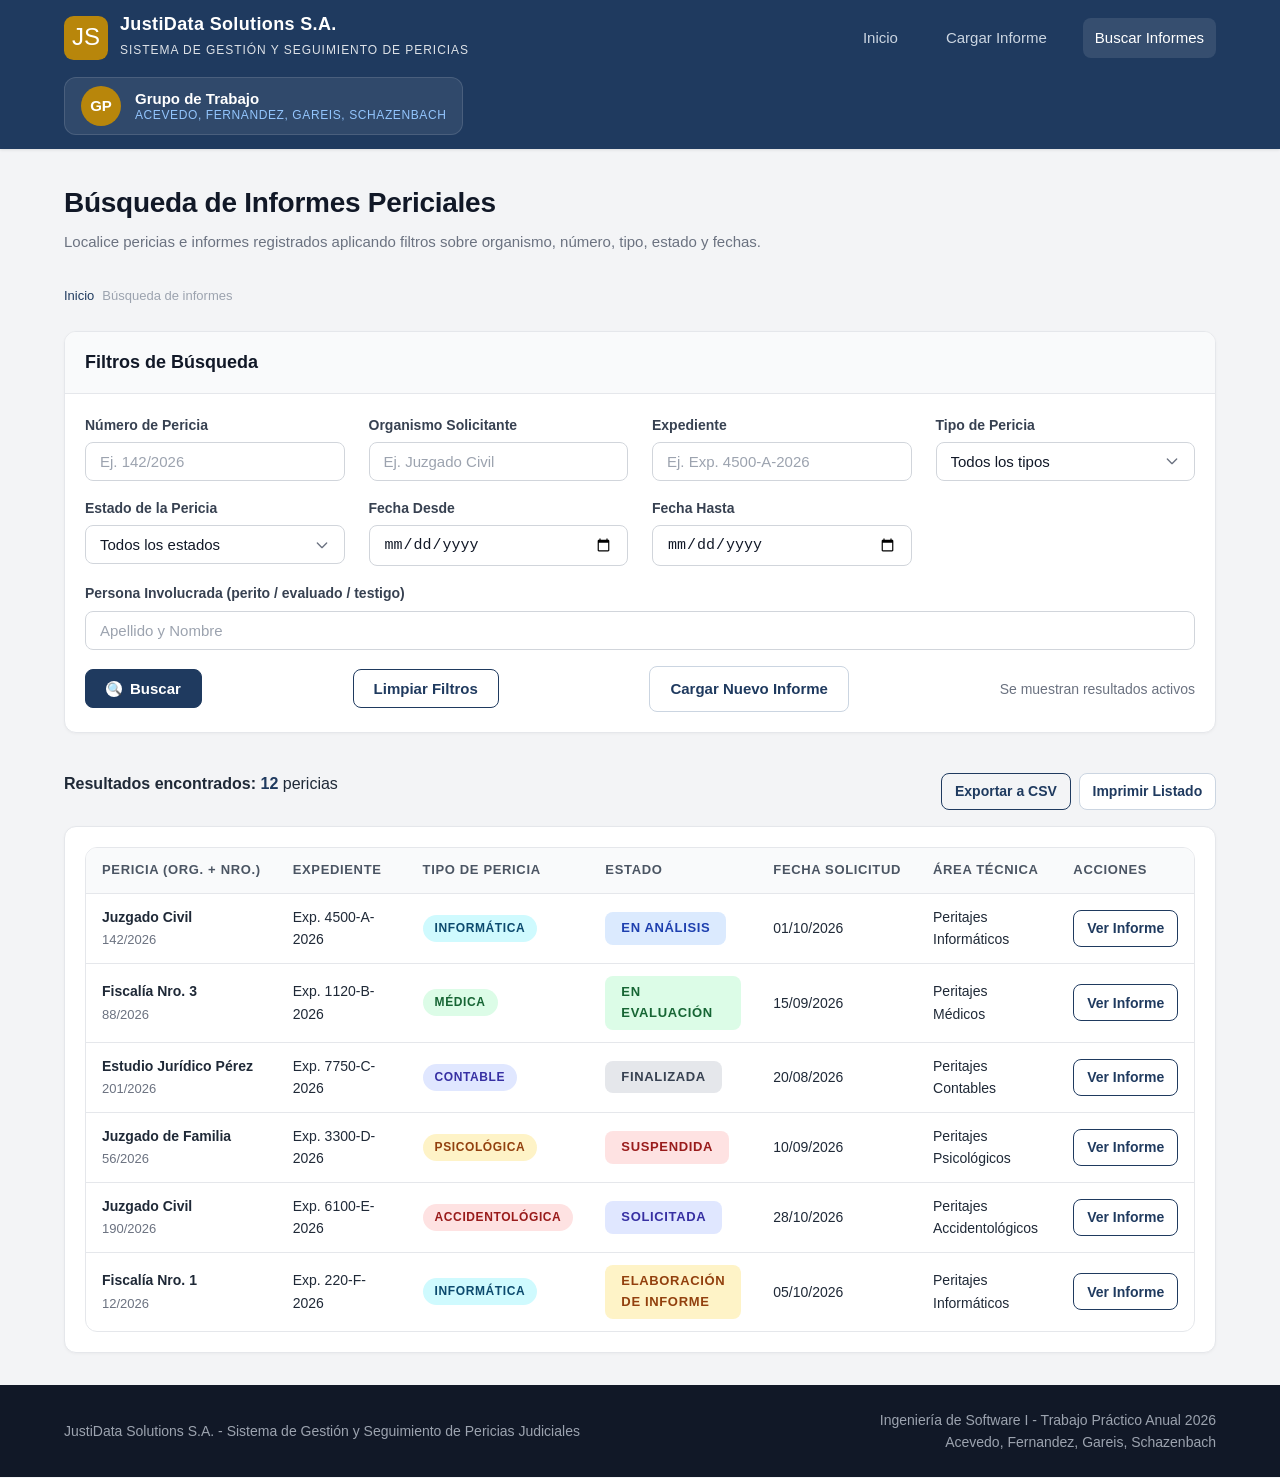
<file: busqueda-informes.html>
<!DOCTYPE html>
<html lang="es">
<head>
    <meta charset="UTF-8">
    <meta name="viewport" content="width=device-width, initial-scale=1.0">
    <title>Buscar Informes Periciales - JustiData</title>
    <link rel="stylesheet" href="style.css">
</head>
<body>

    <!-- ===== Encabezado ===== -->
    <header class="app-header">
        <div class="container">
            <a href="index.html" class="brand">
                <div class="brand-mark">JS</div>
                <div class="brand-text">
                    <div>JustiData Solutions S.A.</div>
                    <span>Sistema de Gestión y Seguimiento de Pericias</span>
                </div>
            </a>

            <nav class="nav-links">
                <a href="index.html">Inicio</a>
                <a href="carga-informe.html">Cargar Informe</a>
                <a href="busqueda-informes.html" class="active">Buscar Informes</a>
            </nav>

            <div class="user-session">
                <div class="user-avatar">GP</div>
                <div class="user-info">
                    <div class="user-name">Grupo de Trabajo</div>
                    <div class="user-role">Acevedo, Fernandez, Gareis, Schazenbach</div>
                </div>
            </div>
        </div>
    </header>

    <!-- ===== Contenido principal ===== -->
    <main class="app-main">
        <div class="container">

            <div class="page-header">
                <h1>Búsqueda de Informes Periciales</h1>
                <p>Localice pericias e informes registrados aplicando filtros sobre organismo, número, tipo, estado y fechas.</p>
            </div>

            <div class="breadcrumbs">
                <a href="index.html">Inicio</a>
                <span>Búsqueda de informes</span>
            </div>

            <!-- Panel de filtros -->
            <div class="card">
                <div class="card-header">
                    <h2 style="font-size:1.125rem;font-weight:700;color:#111827;">Filtros de Búsqueda</h2>
                </div>
                <div class="card-body">
                    <form novalidate class="form-grid" style="margin-bottom:1rem;">
                        <div class="form-group">
                            <label class="form-label" for="f-numero">Número de Pericia</label>
                            <input class="form-control" id="f-numero" name="f-numero" type="text" placeholder="Ej. 142/2026">
                        </div>
                        <div class="form-group">
                            <label class="form-label" for="f-organismo">Organismo Solicitante</label>
                            <input class="form-control" id="f-organismo" name="f-organismo" type="text" placeholder="Ej. Juzgado Civil">
                        </div>
                        <div class="form-group">
                            <label class="form-label" for="f-expediente">Expediente</label>
                            <input class="form-control" id="f-expediente" name="f-expediente" type="text" placeholder="Ej. Exp. 4500-A-2026">
                        </div>
                        <div class="form-group">
                            <label class="form-label" for="f-tipo">Tipo de Pericia</label>
                            <select class="form-control form-select" id="f-tipo" name="f-tipo">
                                <option value="">Todos los tipos</option>
                                <option value="medica">Pericia Médica</option>
                                <option value="psicologica">Pericia Psicológica</option>
                                <option value="informatica">Pericia Informática</option>
                                <option value="contable">Pericia Contable</option>
                                <option value="accidentologica">Pericia Accidentológica</option>
                                <option value="documentologica">Pericia Documentológica</option>
                            </select>
                        </div>
                        <div class="form-group">
                            <label class="form-label" for="f-estado">Estado de la Pericia</label>
                            <select class="form-control form-select" id="f-estado" name="f-estado">
                                <option value="">Todos los estados</option>
                                <option value="solicitada">Solicitada</option>
                                <option value="en-analisis">En Análisis</option>
                                <option value="en-evaluacion">En Proceso de Evaluación</option>
                                <option value="elaboracion-informe">En Elaboración de Informe</option>
                                <option value="finalizada">Finalizada</option>
                                <option value="suspendida">Suspendida</option>
                                <option value="cancelada">Cancelada</option>
                                <option value="impugnada">Impugnada</option>
                            </select>
                        </div>
                        <div class="form-group">
                            <label class="form-label" for="f-desde">Fecha Desde</label>
                            <input class="form-control" id="f-desde" name="f-desde" type="date">
                        </div>
                        <div class="form-group">
                            <label class="form-label" for="f-hasta">Fecha Hasta</label>
                            <input class="form-control" id="f-hasta" name="f-hasta" type="date">
                        </div>
                        <div class="form-group full">
                            <label class="form-label" for="f-persona">Persona Involucrada (perito / evaluado / testigo)</label>
                            <input class="form-control" id="f-persona" name="f-persona" type="text" placeholder="Apellido y Nombre">
                        </div>
                    </form>

                    <div class="form-actions" style="justify-content:space-between;align-items:center;">
                        <button type="submit" class="btn btn-primary">
                            <span class="icon" style="width:1rem;height:1rem;background:#fff;color:#1f3a5f;border-radius:50%;display:inline-flex;align-items:center;justify-content:center;font-size:0.75rem;font-weight:800;">🔍</span>
                            Buscar
                        </button>
                        <button type="reset" class="btn btn-outline">Limpiar Filtros</button>
                        <a href="carga-informe.html" class="btn btn-secondary">Cargar Nuevo Informe</a>
                        <span style="font-size:0.875rem;color:#6b7280;">Se muestran resultados activos</span>
                    </div>
                </div>
            </div>

            <!-- Resultados -->
            <div style="margin-top:1.5rem;">
                <div style="display:flex;justify-content:space-between;align-items:center;gap:1rem;flex-wrap:wrap;margin-bottom:1rem;">
                    <div>
                        <strong>Resultados encontrados:</strong> <span style="color:#1f3a5f;font-weight:700;">12</span> pericias
                    </div>
                    <div class="form-actions" style="gap:0.5rem;">
                        <a href="#" class="btn btn-outline btn-sm">Exportar a CSV</a>
                        <a href="#" class="btn btn-secondary btn-sm">Imprimir Listado</a>
                    </div>
                </div>

                <div class="card">
                    <div class="card-body">
                        <div class="table-responsive">
                            <table>
                                <thead>
                                    <tr>
                                        <th style="width:14%;">Pericia (Org. + Nro.)</th>
                                        <th style="width:16%;">Expediente</th>
                                        <th style="width:15%;">Tipo de Pericia</th>
                                        <th style="width:12%;">Estado</th>
                                        <th style="width:13%;">Fecha Solicitud</th>
                                        <th style="width:14%;">Área Técnica</th>
                                        <th style="width:10%;">Acciones</th>
                                    </tr>
                                </thead>
                                <tbody>
                                    <tr>
                                        <td>
                                            <strong>Juzgado Civil</strong><br>
                                            <span style="font-size:0.8125rem;color:#6b7280;">142/2026</span>
                                        </td>
                                        <td>Exp. 4500-A-2026</td>
                                        <td><span class="badge badge-info">Informática</span></td>
                                        <td><span class="estado-chip estado-en-analisis">En Análisis</span></td>
                                        <td>01/10/2026</td>
                                        <td>Peritajes Informáticos</td>
                                        <td>
                                            <a href="informe-pantalla.html" class="btn btn-outline btn-sm">Ver Informe</a>
                                        </td>
                                    </tr>
                                    <tr>
                                        <td>
                                            <strong>Fiscalía Nro. 3</strong><br>
                                            <span style="font-size:0.8125rem;color:#6b7280;">88/2026</span>
                                        </td>
                                        <td>Exp. 1120-B-2026</td>
                                        <td><span class="badge badge-success">Médica</span></td>
                                        <td><span class="estado-chip estado-en-evaluacion">En Evaluación</span></td>
                                        <td>15/09/2026</td>
                                        <td>Peritajes Médicos</td>
                                        <td>
                                            <a href="informe-pantalla.html" class="btn btn-outline btn-sm">Ver Informe</a>
                                        </td>
                                    </tr>
                                    <tr>
                                        <td>
                                            <strong>Estudio Jurídico Pérez</strong><br>
                                            <span style="font-size:0.8125rem;color:#6b7280;">201/2026</span>
                                        </td>
                                        <td>Exp. 7750-C-2026</td>
                                        <td><span class="badge badge-primary">Contable</span></td>
                                        <td><span class="estado-chip estado-finalizada">Finalizada</span></td>
                                        <td>20/08/2026</td>
                                        <td>Peritajes Contables</td>
                                        <td>
                                            <a href="informe-pantalla.html" class="btn btn-outline btn-sm">Ver Informe</a>
                                        </td>
                                    </tr>
                                    <tr>
                                        <td>
                                            <strong>Juzgado de Familia</strong><br>
                                            <span style="font-size:0.8125rem;color:#6b7280;">56/2026</span>
                                        </td>
                                        <td>Exp. 3300-D-2026</td>
                                        <td><span class="badge badge-warning">Psicológica</span></td>
                                        <td><span class="estado-chip estado-suspendida">Suspendida</span></td>
                                        <td>10/09/2026</td>
                                        <td>Peritajes Psicológicos</td>
                                        <td>
                                            <a href="informe-pantalla.html" class="btn btn-outline btn-sm">Ver Informe</a>
                                        </td>
                                    </tr>
                                    <tr>
                                        <td>
                                            <strong>Juzgado Civil</strong><br>
                                            <span style="font-size:0.8125rem;color:#6b7280;">190/2026</span>
                                        </td>
                                        <td>Exp. 6100-E-2026</td>
                                        <td><span class="badge badge-danger">Accidentológica</span></td>
                                        <td><span class="estado-chip estado-solicitada">Solicitada</span></td>
                                        <td>28/10/2026</td>
                                        <td>Peritajes Accidentológicos</td>
                                        <td>
                                            <a href="informe-pantalla.html" class="btn btn-outline btn-sm">Ver Informe</a>
                                        </td>
                                    </tr>
                                    <tr>
                                        <td>
                                            <strong>Fiscalía Nro. 1</strong><br>
                                            <span style="font-size:0.8125rem;color:#6b7280;">12/2026</span>
                                        </td>
                                        <td>Exp. 220-F-2026</td>
                                        <td><span class="badge badge-info">Informática</span></td>
                                        <td><span class="estado-chip estado-elaboracion">Elaboración de Informe</span></td>
                                        <td>05/10/2026</td>
                                        <td>Peritajes Informáticos</td>
                                        <td>
                                            <a href="informe-pantalla.html" class="btn btn-outline btn-sm">Ver Informe</a>
                                        </td>
                                    </tr>
                                </tbody>
                            </table>
                        </div>
                    </div>
                </div>
            </div>

        </div>
    </main>

    <!-- ===== Pie de página ===== -->
    <footer style="background:#111827;color:#e5e7eb;padding:1.5rem 0;margin-top:auto;">
        <div class="container">
            <div style="display:flex;flex-wrap:wrap;justify-content:space-between;gap:1rem;align-items:center;">
                <div style="font-size:0.875rem;color:#9ca3af;">
                    JustiData Solutions S.A. - Sistema de Gestión y Seguimiento de Pericias Judiciales
                </div>
                <div style="font-size:0.875rem;color:#9ca3af;text-align:right;">
                    Ingeniería de Software I - Trabajo Práctico Anual 2026<br>
                    Acevedo, Fernandez, Gareis, Schazenbach
                </div>
            </div>
        </div>
    </footer>

</body>
</html>
</file>
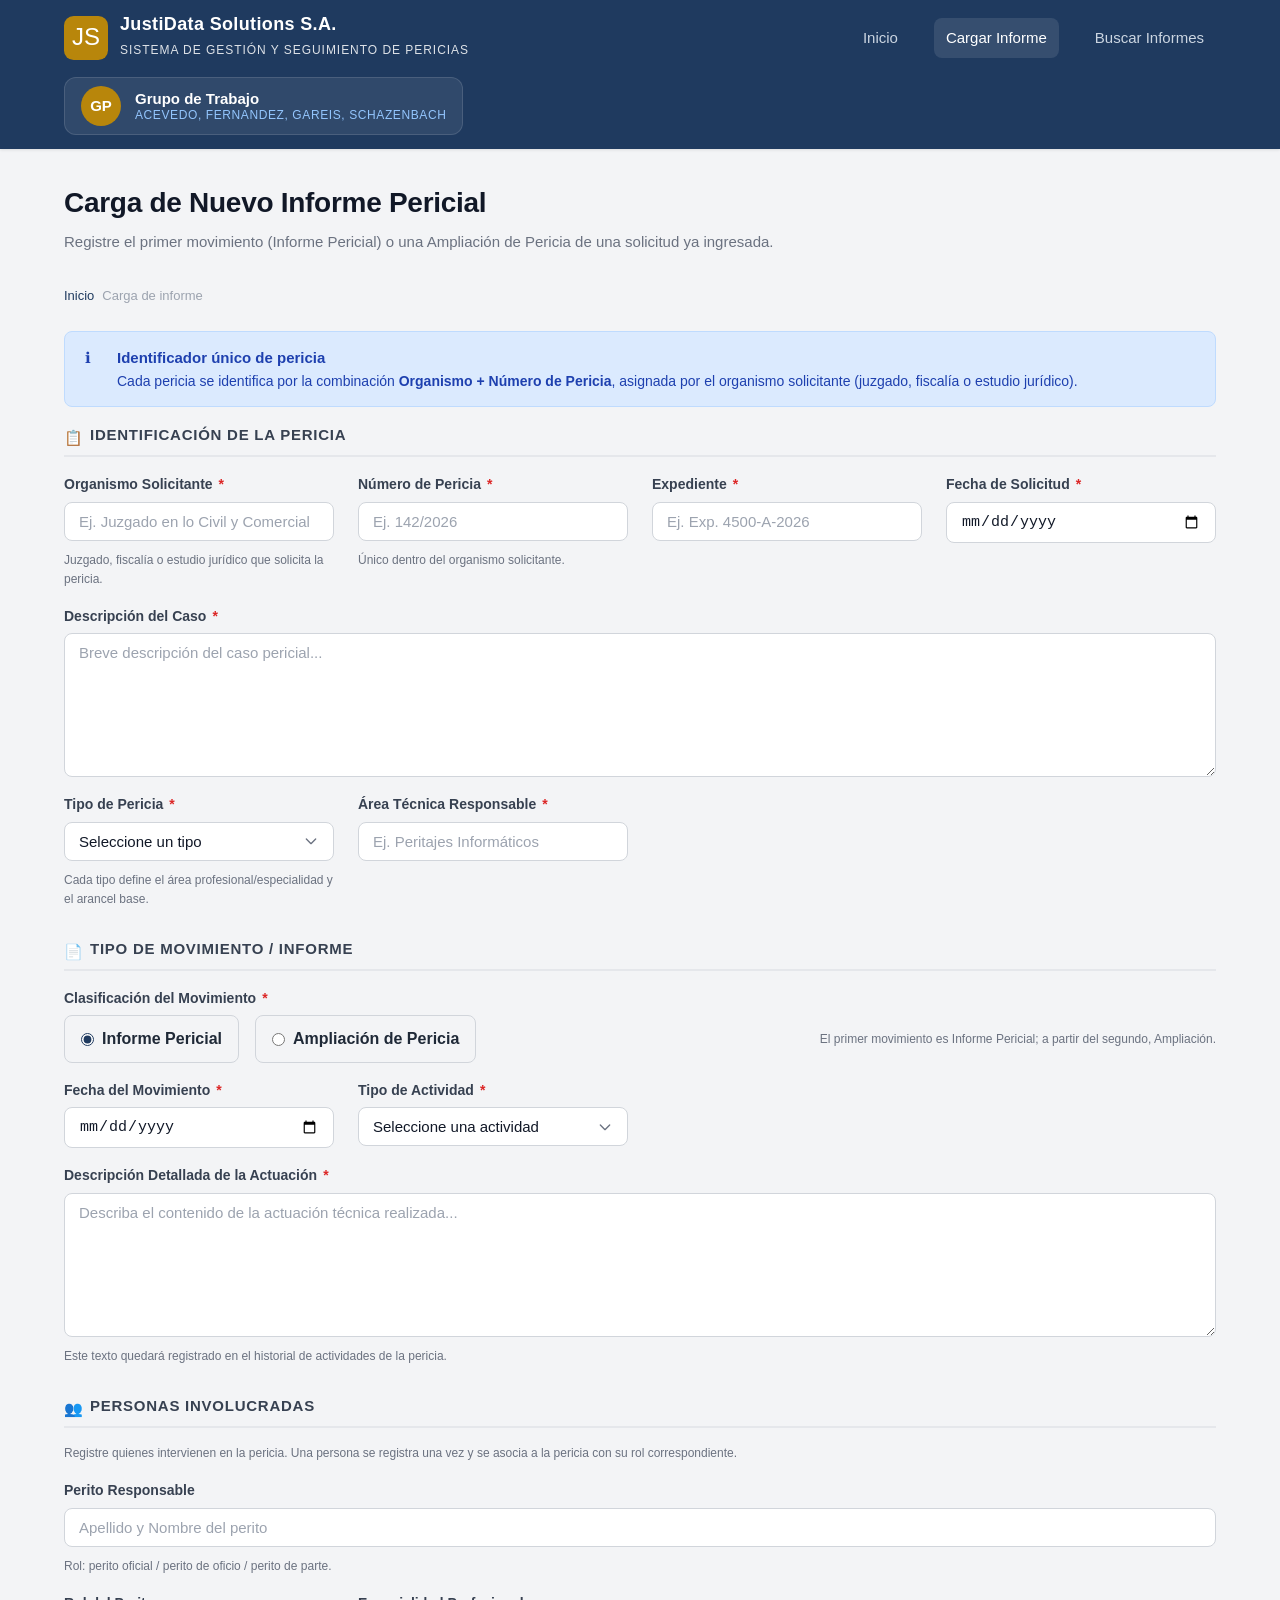
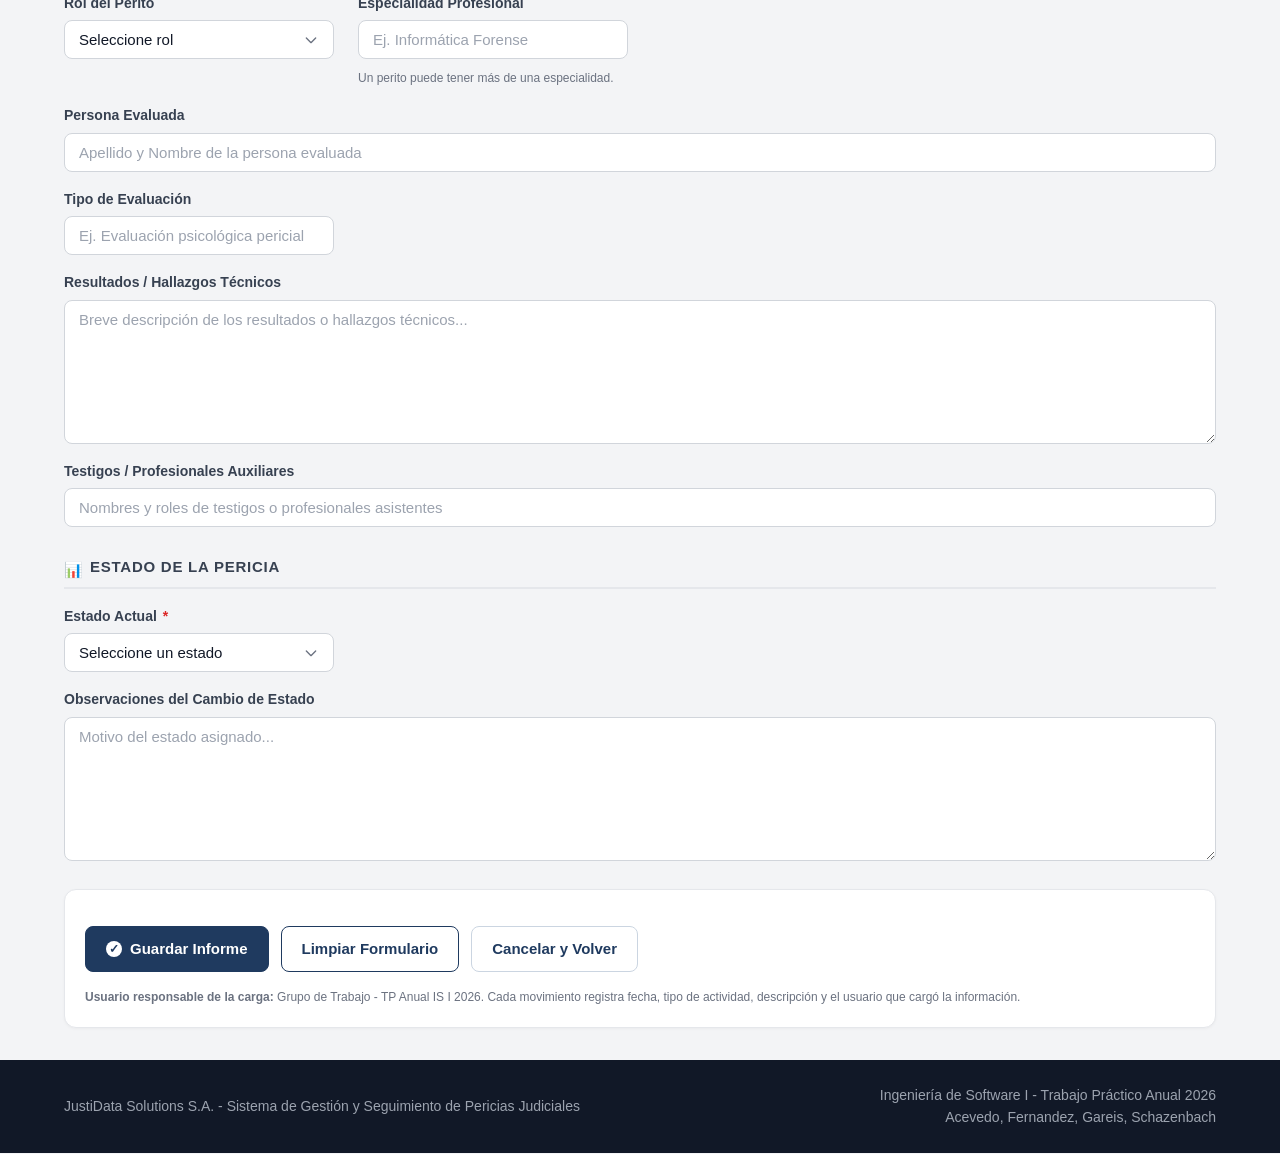
<file: carga-informe.html>
<!DOCTYPE html>
<html lang="es">
<head>
    <meta charset="UTF-8">
    <meta name="viewport" content="width=device-width, initial-scale=1.0">
    <title>Cargar Informe Pericial - JustiData</title>
    <link rel="stylesheet" href="style.css">
</head>
<body>

    <!-- ===== Encabezado ===== -->
    <header class="app-header">
        <div class="container">
            <a href="index.html" class="brand">
                <div class="brand-mark">JS</div>
                <div class="brand-text">
                    <div>JustiData Solutions S.A.</div>
                    <span>Sistema de Gestión y Seguimiento de Pericias</span>
                </div>
            </a>

            <nav class="nav-links">
                <a href="index.html">Inicio</a>
                <a href="carga-informe.html" class="active">Cargar Informe</a>
                <a href="busqueda-informes.html">Buscar Informes</a>
            </nav>

            <div class="user-session">
                <div class="user-avatar">GP</div>
                <div class="user-info">
                    <div class="user-name">Grupo de Trabajo</div>
                    <div class="user-role">Acevedo, Fernandez, Gareis, Schazenbach</div>
                </div>
            </div>
        </div>
    </header>

    <!-- ===== Contenido principal ===== -->
    <main class="app-main">
        <div class="container">

            <div class="page-header">
                <h1>Carga de Nuevo Informe Pericial</h1>
                <p>Registre el primer movimiento (Informe Pericial) o una Ampliación de Pericia de una solicitud ya ingresada.</p>
            </div>

            <div class="breadcrumbs">
                <a href="index.html">Inicio</a>
                <span>Carga de informe</span>
            </div>

            <div class="alert alert-info">
                <span class="icon" style="width:1.25rem;height:1.25rem;color:#1e40af;">ℹ</span>
                <div>
                    <div style="font-weight:700;">Identificador único de pericia</div>
                    <div style="font-size:0.875rem;">Cada pericia se identifica por la combinación <strong>Organismo + Número de Pericia</strong>, asignada por el organismo solicitante (juzgado, fiscalía o estudio jurídico).</div>
                </div>
            </div>

            <form novalidate>
                <input type="hidden" name="usuario_carga" value="Grupo de Trabajo - TP Anual IS I 2026">

                <!-- Sección 1: Identificación de la pericia -->
                <div class="form-section">
                    <div class="form-section-title">
                        <span class="icon">📋</span>
                        Identificación de la Pericia
                    </div>
                    <div class="form-grid">
                        <div class="form-group">
                            <label class="form-label required" for="organismo">Organismo Solicitante</label>
                            <input class="form-control" id="organismo" name="organismo" type="text" placeholder="Ej. Juzgado en lo Civil y Comercial" required>
                            <div class="form-hint">Juzgado, fiscalía o estudio jurídico que solicita la pericia.</div>
                        </div>
                        <div class="form-group">
                            <label class="form-label required" for="numero-pericia">Número de Pericia</label>
                            <input class="form-control" id="numero-pericia" name="numero-pericia" type="text" placeholder="Ej. 142/2026" required>
                            <div class="form-hint">Único dentro del organismo solicitante.</div>
                        </div>
                        <div class="form-group">
                            <label class="form-label required" for="expediente">Expediente</label>
                            <input class="form-control" id="expediente" name="expediente" type="text" placeholder="Ej. Exp. 4500-A-2026" required>
                        </div>
                        <div class="form-group">
                            <label class="form-label required" for="fecha-solicitud">Fecha de Solicitud</label>
                            <input class="form-control" id="fecha-solicitud" name="fecha-solicitud" type="date" required>
                        </div>
                        <div class="form-group full">
                            <label class="form-label required" for="descripcion-caso">Descripción del Caso</label>
                            <textarea class="form-control" id="descripcion-caso" name="descripcion-caso" rows="3" placeholder="Breve descripción del caso pericial..." required></textarea>
                        </div>
                        <div class="form-group">
                            <label class="form-label required" for="tipo-pericia">Tipo de Pericia</label>
                            <select class="form-control form-select" id="tipo-pericia" name="tipo-pericia" required>
                                <option value="">Seleccione un tipo</option>
                                <option value="medica">Pericia Médica</option>
                                <option value="psicologica">Pericia Psicológica</option>
                                <option value="informatica">Pericia Informática</option>
                                <option value="contable">Pericia Contable</option>
                                <option value="accidentologica">Pericia Accidentológica</option>
                                <option value="documentologica">Pericia Documentológica</option>
                            </select>
                            <div class="form-hint">Cada tipo define el área profesional/especialidad y el arancel base.</div>
                        </div>
                        <div class="form-group">
                            <label class="form-label required" for="area-tecnica">Área Técnica Responsable</label>
                            <input class="form-control" id="area-tecnica" name="area-tecnica" type="text" placeholder="Ej. Peritajes Informáticos" required>
                        </div>
                    </div>
                </div>

                <!-- Sección 2: Tipo de movimiento -->
                <div class="form-section">
                    <div class="form-section-title">
                        <span class="icon">📄</span>
                        Tipo de Movimiento / Informe
                    </div>
                    <div class="form-grid">
                        <div class="form-group full">
                            <label class="form-label required" for="tipo-movimiento">Clasificación del Movimiento</label>
                            <div style="display:flex;gap:1rem;flex-wrap:wrap;">
                                <label style="display:flex;align-items:center;gap:0.5rem;cursor:pointer;border:1px solid#d1d5db;padding:0.625rem 1rem;border-radius:0.5rem;">
                                    <input type="radio" name="tipo-movimiento" value="inicial" checked style="accent-color:#1f3a5f;">
                                    <strong>Informe Pericial</strong>
                                </label>
                                <label style="display:flex;align-items:center;gap:0.5rem;cursor:pointer;border:1px solid#d1d5db;padding:0.625rem 1rem;border-radius:0.5rem;">
                                    <input type="radio" name="tipo-movimiento" value="ampliacion" style="accent-color:#1f3a5f;">
                                    <strong>Ampliación de Pericia</strong>
                                </label>
                                <span style="font-size:0.75rem;color:#6b7280;align-self:center;margin-left:auto;">
                                    El primer movimiento es Informe Pericial; a partir del segundo, Ampliación.
                                </span>
                            </div>
                        </div>
                        <div class="form-group">
                            <label class="form-label required" for="fecha-movimiento">Fecha del Movimiento</label>
                            <input class="form-control" id="fecha-movimiento" name="fecha-movimiento" type="date" required>
                        </div>
                        <div class="form-group">
                            <label class="form-label required" for="tipo-actividad">Tipo de Actividad</label>
                            <select class="form-control form-select" id="tipo-actividad" name="tipo-actividad" required>
                                <option value="">Seleccione una actividad</option>
                                <option value="recepcion-solicitud">Recepción de solicitud de pericia</option>
                                <option value="asignacion-peritos">Asignación de peritos</option>
                                <option value="entrevista">Realización de entrevistas o evaluaciones</option>
                                <option value="analisis-documentacion">Análisis de documentación</option>
                                <option value="pruebas-tecnicas">Realización de pruebas técnicas</option>
                                <option value="elaboracion-informe">Elaboración del informe final</option>
                                <option value="otro">Otra actuación</option>
                            </select>
                        </div>
                        <div class="form-group full">
                            <label class="form-label required" for="descripcion-movimiento">Descripción Detallada de la Actuación</label>
                            <textarea class="form-control" id="descripcion-movimiento" name="descripcion-movimiento" rows="4" placeholder="Describa el contenido de la actuación técnica realizada..." required></textarea>
                            <div class="form-hint">Este texto quedará registrado en el historial de actividades de la pericia.</div>
                        </div>
                    </div>
                </div>

                <!-- Sección 3: Personas involucradas -->
                <div class="form-section">
                    <div class="form-section-title">
                        <span class="icon">👥</span>
                        Personas Involucradas
                    </div>
                    <p class="form-hint" style="margin-bottom:1rem;">Registre quienes intervienen en la pericia. Una persona se registra una vez y se asocia a la pericia con su rol correspondiente.</p>
                    <div class="form-grid">
                        <div class="form-group full">
                            <label class="form-label" for="perito-responsable">Perito Responsable</label>
                            <input class="form-control" id="perito-responsable" name="perito-responsable" type="text" placeholder="Apellido y Nombre del perito">
                            <div class="form-hint">Rol: perito oficial / perito de oficio / perito de parte.</div>
                        </div>
                        <div class="form-group">
                            <label class="form-label" for="rol-perito">Rol del Perito</label>
                            <select class="form-control form-select" id="rol-perito" name="rol-perito">
                                <option value="">Seleccione rol</option>
                                <option value="oficial">Perito Oficial</option>
                                <option value="oficio">Perito de Oficio</option>
                                <option value="parte">Perito de Parte</option>
                            </select>
                        </div>
                        <div class="form-group">
                            <label class="form-label" for="especialidad-perito">Especialidad Profesional</label>
                            <input class="form-control" id="especialidad-perito" name="especialidad-perito" type="text" placeholder="Ej. Informática Forense">
                            <div class="form-hint">Un perito puede tener más de una especialidad.</div>
                        </div>
                        <div class="form-group full">
                            <label class="form-label" for="persona-evaluada">Persona Evaluada</label>
                            <input class="form-control" id="persona-evaluada" name="persona-evaluada" type="text" placeholder="Apellido y Nombre de la persona evaluada">
                        </div>
                        <div class="form-group">
                            <label class="form-label" for="motivo-evaluacion">Tipo de Evaluación</label>
                            <input class="form-control" id="motivo-evaluacion" name="motivo-evaluacion" type="text" placeholder="Ej. Evaluación psicológica pericial">
                        </div>
                        <div class="form-group full">
                            <label class="form-label" for="resultados-evaluacion">Resultados / Hallazgos Técnicos</label>
                            <textarea class="form-control" id="resultados-evaluacion" name="resultados-evaluacion" rows="3" placeholder="Breve descripción de los resultados o hallazgos técnicos..."></textarea>
                        </div>
                        <div class="form-group full">
                            <label class="form-label" for="testigos">Testigos / Profesionales Auxiliares</label>
                            <input class="form-control" id="testigos" name="testigos" type="text" placeholder="Nombres y roles de testigos o profesionales asistentes">
                        </div>
                    </div>
                </div>

                <!-- Sección 4: Estado de la pericia -->
                <div class="form-section">
                    <div class="form-section-title">
                        <span class="icon">📊</span>
                        Estado de la Pericia
                    </div>
                    <div class="form-grid">
                        <div class="form-group">
                            <label class="form-label required" for="estado-pericia">Estado Actual</label>
                            <select class="form-control form-select" id="estado-pericia" name="estado-pericia" required>
                                <option value="">Seleccione un estado</option>
                                <option value="solicitada">Solicitada</option>
                                <option value="en-analisis">En Análisis</option>
                                <option value="en-evaluacion">En Proceso de Evaluación</option>
                                <option value="elaboracion-informe">En Elaboración de Informe</option>
                                <option value="finalizada">Finalizada</option>
                                <option value="suspendida">Suspendida</option>
                                <option value="cancelada">Cancelada</option>
                                <option value="impugnada">Impugnada</option>
                            </select>
                        </div>
                        <div class="form-group full">
                            <label class="form-label">Observaciones del Cambio de Estado</label>
                            <textarea class="form-control" id="observaciones-estado" name="observaciones-estado" rows="2" placeholder="Motivo del estado asignado..."></textarea>
                        </div>
                    </div>
                </div>

                <!-- Acciones -->
                <div class="card" style="margin-top:1.5rem;">
                    <div class="card-body">
                        <div class="form-actions">
                            <button type="submit" class="btn btn-primary">
                                <span class="icon" style="width:1rem;height:1rem;background:#fff;color:#1f3a5f;border-radius:50%;display:inline-flex;align-items:center;justify-content:center;font-size:0.75rem;font-weight:800;">✓</span>
                                Guardar Informe
                            </button>
                            <button type="reset" class="btn btn-outline">Limpiar Formulario</button>
                            <a href="busqueda-informes.html" class="btn btn-secondary">Cancelar y Volver</a>
                        </div>
                        <div class="form-hint" style="margin-top:1rem;">
                            <strong>Usuario responsable de la carga:</strong> Grupo de Trabajo - TP Anual IS I 2026.
                            Cada movimiento registra fecha, tipo de actividad, descripción y el usuario que cargó la información.
                        </div>
                    </div>
                </div>
            </form>

        </div>
    </main>

    <!-- ===== Pie de página ===== -->
    <footer style="background:#111827;color:#e5e7eb;padding:1.5rem 0;margin-top:auto;">
        <div class="container">
            <div style="display:flex;flex-wrap:wrap;justify-content:space-between;gap:1rem;align-items:center;">
                <div style="font-size:0.875rem;color:#9ca3af;">
                    JustiData Solutions S.A. - Sistema de Gestión y Seguimiento de Pericias Judiciales
                </div>
                <div style="font-size:0.875rem;color:#9ca3af;text-align:right;">
                    Ingeniería de Software I - Trabajo Práctico Anual 2026<br>
                    Acevedo, Fernandez, Gareis, Schazenbach
                </div>
            </div>
        </div>
    </footer>

</body>
</html>
</file>
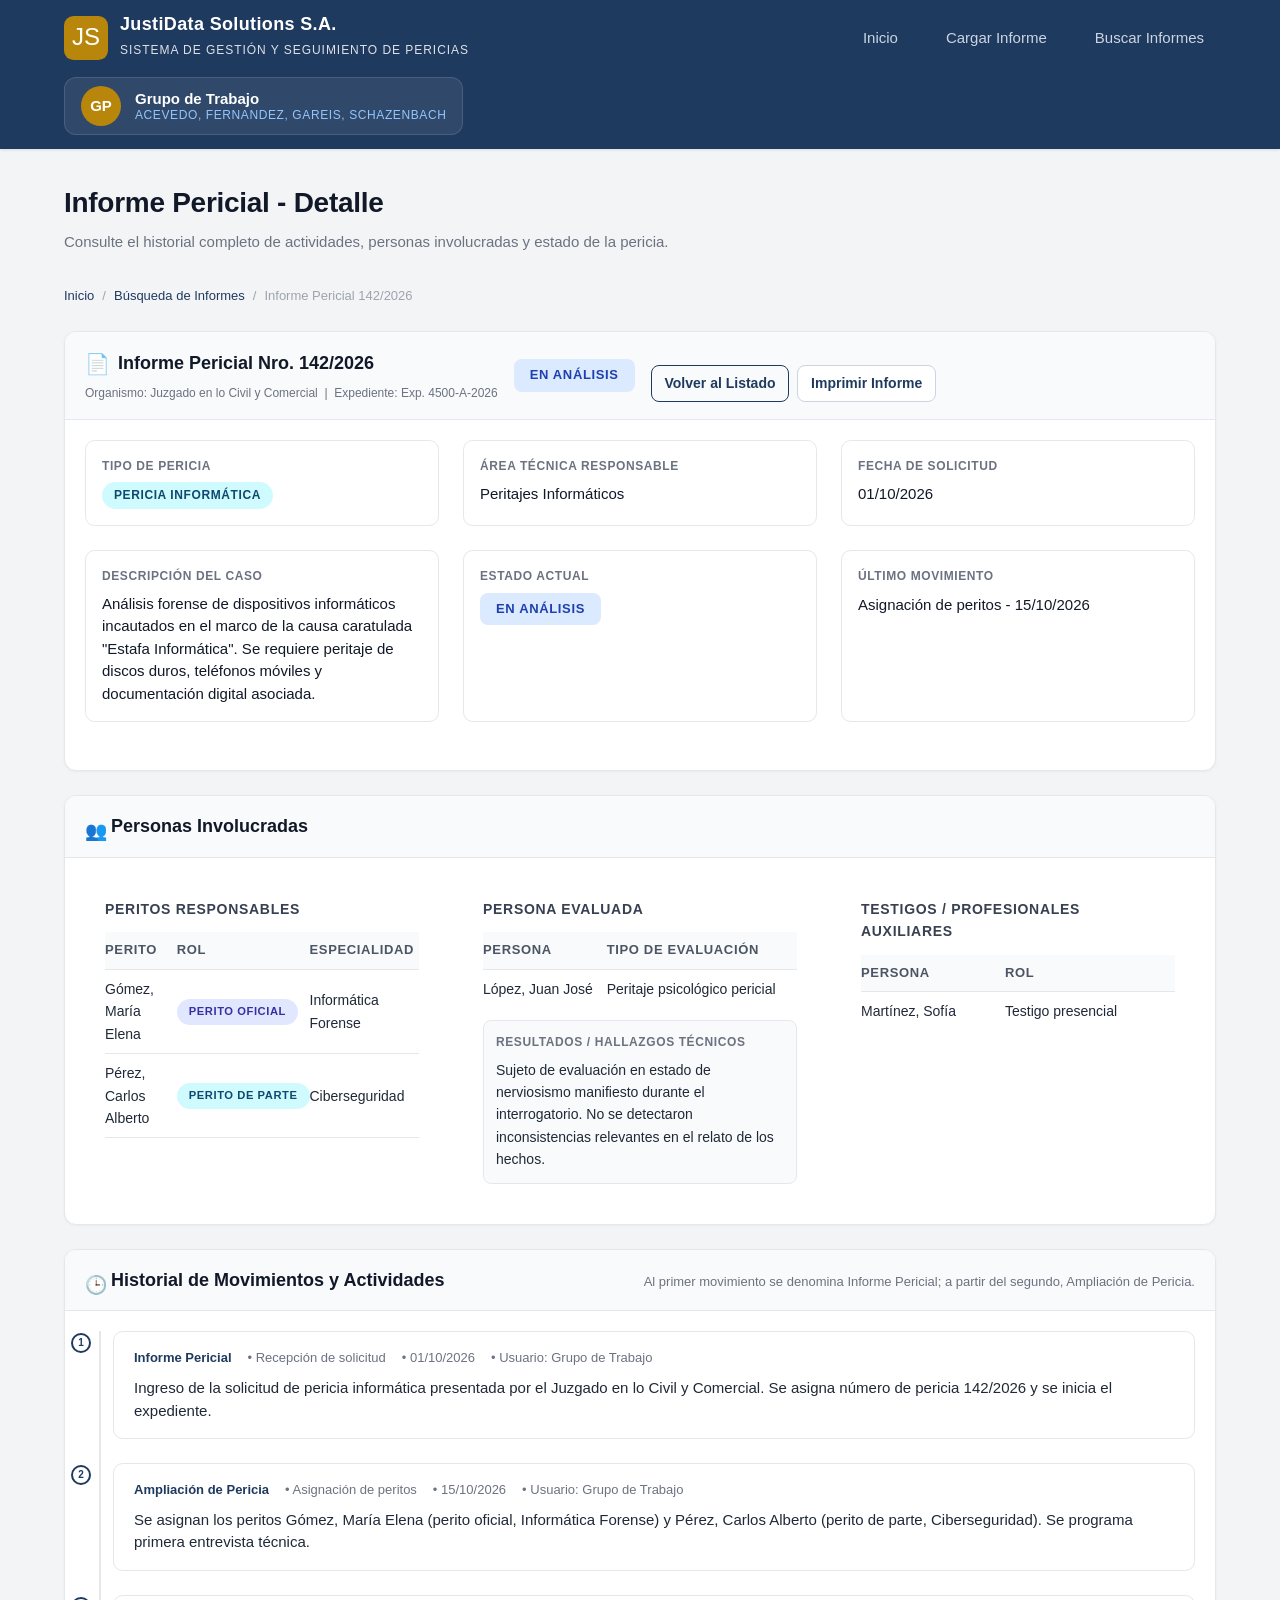
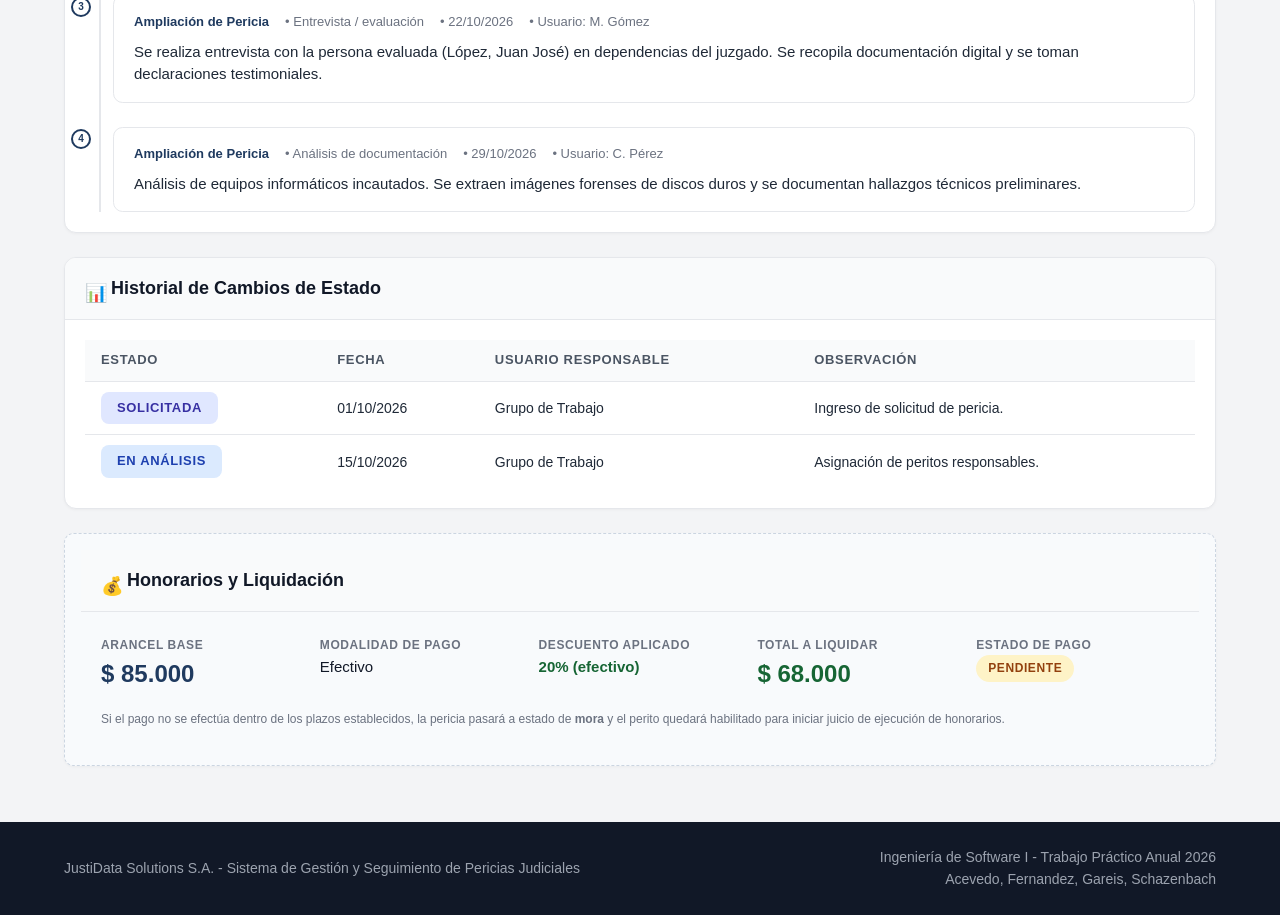
<file: informe-pantalla.html>
<!DOCTYPE html>
<html lang="es">
<head>
    <meta charset="UTF-8">
    <meta name="viewport" content="width=device-width, initial-scale=1.0">
    <title>Informe Pericial - Detalle - JustiData</title>
 <link rel="stylesheet" href="style.css">
</head>
<body>

    <!-- ===== Encabezado ===== -->
    <header class="app-header">
        <div class="container">
            <a href="index.html" class="brand">
                <div class="brand-mark">JS</div>
                <div class="brand-text">
                    <div>JustiData Solutions S.A.</div>
                    <span>Sistema de Gestión y Seguimiento de Pericias</span>
                </div>
            </a>

            <nav class="nav-links">
                <a href="index.html">Inicio</a>
                <a href="carga-informe.html">Cargar Informe</a>
                <a href="busqueda-informes.html">Buscar Informes</a>
            </nav>

            <div class="user-session">
                <div class="user-avatar">GP</div>
                <div class="user-info">
                    <div class="user-name">Grupo de Trabajo</div>
                    <div class="user-role">Acevedo, Fernandez, Gareis, Schazenbach</div>
                </div>
            </div>
        </div>
    </header>

    <!-- ===== Contenido principal ===== -->
    <main class="app-main">
        <div class="container">

            <div class="page-header">
                <h1>Informe Pericial - Detalle</h1>
                <p>Consulte el historial completo de actividades, personas involucradas y estado de la pericia.</p>
            </div>

            <div class="breadcrumbs">
                <a href="index.html">Inicio</a>
                <span>/</span>
                <a href="busqueda-informes.html">Búsqueda de Informes</a>
                <span>/</span>
                <span>Informe Pericial 142/2026</span>
            </div>

            <div class="card" style="margin-bottom:1.5rem;">
                <div class="card-header">
                    <div style="display:flex;justify-content:space-between;align-items:center;flex-wrap:wrap;gap:1rem;">
                        <div>
                            <h2 style="font-size:1.125rem;font-weight:700;color:#111827;display:flex;align-items:center;gap:0.5rem;">
                                <span style="font-size:1.25rem;">📄</span>
                                Informe Pericial Nro. 142/2026
                            </h2>
                            <div class="form-hint" style="margin-top:0.25rem;">Organismo: Juzgado en lo Civil y Comercial &nbsp;|&nbsp; Expediente: Exp. 4500-A-2026</div>
                        </div>
                        <div class="estado-chip estado-en-analisis">En Análisis</div>
                        <div class="form-actions" style="gap:0.5rem;">
                            <a href="busqueda-informes.html" class="btn btn-outline btn-sm">Volver al Listado</a>
                            <button onclick="window.print()" class="btn btn-secondary btn-sm">Imprimir Informe</button>
                        </div>
                    </div>
                </div>
                <div class="card-body">
                    <div class="detail-grid">
                        <div class="detail-field">
                            <span class="detail-field-label">Tipo de Pericia</span>
                            <div class="detail-field-value"><span class="badge badge-info">Pericia Informática</span></div>
                        </div>
                        <div class="detail-field">
                            <span class="detail-field-label">Área Técnica Responsable</span>
                            <div class="detail-field-value">Peritajes Informáticos</div>
                        </div>
                        <div class="detail-field">
                            <span class="detail-field-label">Fecha de Solicitud</span>
                            <div class="detail-field-value">01/10/2026</div>
                        </div>
                        <div class="detail-field">
                            <span class="detail-field-label">Descripción del Caso</span>
                            <div class="detail-field-value multiline">Análisis forense de dispositivos informáticos incautados en el marco de la causa caratulada "Estafa Informática". Se requiere peritaje de discos duros, teléfonos móviles y documentación digital asociada.</div>
                        </div>
                        <div class="detail-field">
                            <span class="detail-field-label">Estado Actual</span>
                            <div class="detail-field-value"><span class="estado-chip estado-en-analisis">En Análisis</span></div>
                        </div>
                        <div class="detail-field">
                            <span class="detail-field-label">Último Movimiento</span>
                            <div class="detail-field-value">Asignación de peritos - 15/10/2026</div>
                        </div>
                    </div>
                </div>
            </div>

            <!-- Personas involucradas -->
            <div class="card" style="margin-bottom:1.5rem;">
                <div class="card-header">
                    <h2 style="font-size:1.125rem;font-weight:700;color:#111827;display:flex;align-items:center;gap:0.5rem;">
                        <span class="icon" style="width:1.125rem;height:1.125rem;color:#1f3a5f;">👥</span>
                        Personas Involucradas
                    </h2>
                </div>
                <div class="card-body">
                    <div class="grid">
                        <div class="card" style="border:none;box-shadow:none;background:transparent;padding:0;">
                            <div class="card-body">
                                <div style="font-size:0.875rem;font-weight:700;color:#374151;text-transform:uppercase;letter-spacing:.05em;margin-bottom:0.75rem;">Peritos Responsables</div>
                                <table style="width:100%;font-size:0.875rem;border-collapse:collapse;">
                                    <thead>
                                        <tr style="border-bottom:1px solid#e5e7eb;">
                                            <th style="text-align:left;padding:0.5rem 0;">Perito</th>
                                            <th style="text-align:left;padding:0.5rem 0;">Rol</th>
                                            <th style="text-align:left;padding:0.5rem 0;">Especialidad</th>
                                        </tr>
                                    </thead>
                                    <tbody>
                                        <tr style="border-bottom:1px solid#e5e7eb;">
                                            <td style="padding:0.5rem 0;">Gómez, María Elena</td>
                                            <td style="padding:0.5rem 0;"><span class="badge badge-primary" style="font-size:0.7rem;">Perito Oficial</span></td>
                                            <td style="padding:0.5rem 0;">Informática Forense</td>
                                        </tr>
                                        <tr style="border-bottom:1px solid#e5e7eb;">
                                            <td style="padding:0.5rem 0;">Pérez, Carlos Alberto</td>
                                            <td style="padding:0.5rem 0;"><span class="badge badge-info" style="font-size:0.7rem;">Perito de Parte</span></td>
                                            <td style="padding:0.5rem 0;">Ciberseguridad</td>
                                        </tr>
                                    </tbody>
                                </table>
                            </div>
                        </div>

                        <div class="card" style="border:none;box-shadow:none;background:transparent;padding:0;">
                            <div class="card-body">
                                <div style="font-size:0.875rem;font-weight:700;color:#374151;text-transform:uppercase;letter-spacing:.05em;margin-bottom:0.75rem;">Persona Evaluada</div>
                                <table style="width:100%;font-size:0.875rem;border-collapse:collapse;">
                                    <thead>
                                        <tr style="border-bottom:1px solid#e5e7eb;">
                                            <th style="text-align:left;padding:0.5rem 0;">Persona</th>
                                            <th style="text-align:left;padding:0.5rem 0;">Tipo de Evaluación</th>
                                        </tr>
                                    </thead>
                                    <tbody>
                                        <tr>
                                            <td style="padding:0.5rem 0;">López, Juan José</td>
                                            <td style="padding:0.5rem 0;">Peritaje psicológico pericial</td>
                                        </tr>
                                    </tbody>
                                </table>
                                <div style="margin-top:0.75rem;padding:0.75rem;background:#f9fafb;border-radius:0.5rem;border:1px solid#e5e7eb;">
                                    <div style="font-size:0.75rem;font-weight:700;color:#6b7280;text-transform:uppercase;letter-spacing:.05em;margin-bottom:0.375rem;">Resultados / Hallazgos Técnicos</div>
                                    <div style="font-size:0.875rem;color:#1f2937;">Sujeto de evaluación en estado de nerviosismo manifiesto durante el interrogatorio. No se detectaron inconsistencias relevantes en el relato de los hechos.</div>
                                </div>
                            </div>
                        </div>

                        <div class="card" style="border:none;box-shadow:none;background:transparent;padding:0;">
                            <div class="card-body">
                                <div style="font-size:0.875rem;font-weight:700;color:#374151;text-transform:uppercase;letter-spacing:.05em;margin-bottom:0.75rem;">Testigos / Profesionales Auxiliares</div>
                                <table style="width:100%;font-size:0.875rem;border-collapse:collapse;">
                                    <thead>
                                        <tr style="border-bottom:1px solid#e5e7eb;">
                                            <th style="text-align:left;padding:0.5rem 0;">Persona</th>
                                            <th style="text-align:left;padding:0.5rem 0;">Rol</th>
                                        </tr>
                                    </thead>
                                    <tbody>
                                        <tr>
                                            <td style="padding:0.5rem 0;">Martínez, Sofía</td>
                                            <td style="padding:0.5rem 0;">Testigo presencial</td>
                                        </tr>
                                    </tbody>
                                </table>
                            </div>
                        </div>
                    </div>
                </div>
            </div>

            <!-- Historial de movimientos / actividades -->
            <div class="card" style="margin-bottom:1.5rem;">
                <div class="card-header">
                    <h2 style="font-size:1.125rem;font-weight:700;color:#111827;display:flex;align-items:center;gap:0.5rem;">
                        <span class="icon" style="width:1.125rem;height:1.125rem;color:#1f3a5f;">🕒</span>
                        Historial de Movimientos y Actividades
                    </h2>
                    <div class="form-hint" style="font-size:0.8125rem;margin-top:0.25rem;">Al primer movimiento se denomina Informe Pericial; a partir del segundo, Ampliación de Pericia.</div>
                </div>
                <div class="card-body">
                    <div class="timeline">
                        <div class="timeline-item">
                            <div class="timeline-marker">1</div>
                            <div class="timeline-content">
                                <div class="timeline-meta">
                                    <span style="font-weight:700;color:#1f3a5f;">Informe Pericial</span>
                                    <span>• Recepción de solicitud</span>
                                    <span>• 01/10/2026</span>
                                    <span>• Usuario: Grupo de Trabajo</span>
                                </div>
                                <div class="timeline-text">Ingreso de la solicitud de pericia informática presentada por el Juzgado en lo Civil y Comercial. Se asigna número de pericia 142/2026 y se inicia el expediente.</div>
                            </div>
                        </div>
                        <div class="timeline-item">
                            <div class="timeline-marker">2</div>
                            <div class="timeline-content">
                                <div class="timeline-meta">
                                    <span style="font-weight:700;color:#1f3a5f;">Ampliación de Pericia</span>
                                    <span>• Asignación de peritos</span>
                                    <span>• 15/10/2026</span>
                                    <span>• Usuario: Grupo de Trabajo</span>
                                </div>
                                <div class="timeline-text">Se asignan los peritos Gómez, María Elena (perito oficial, Informática Forense) y Pérez, Carlos Alberto (perito de parte, Ciberseguridad). Se programa primera entrevista técnica.</div>
                            </div>
                        </div>
                        <div class="timeline-item">
                            <div class="timeline-marker">3</div>
                            <div class="timeline-content">
                                <div class="timeline-meta">
                                    <span style="font-weight:700;color:#1f3a5f;">Ampliación de Pericia</span>
                                    <span>• Entrevista / evaluación</span>
                                    <span>• 22/10/2026</span>
                                    <span>• Usuario: M. Gómez</span>
                                </div>
                                <div class="timeline-text">Se realiza entrevista con la persona evaluada (López, Juan José) en dependencias del juzgado. Se recopila documentación digital y se toman declaraciones testimoniales.</div>
                            </div>
                        </div>
                        <div class="timeline-item">
                            <div class="timeline-marker">4</div>
                            <div class="timeline-content">
                                <div class="timeline-meta">
                                    <span style="font-weight:700;color:#1f3a5f;">Ampliación de Pericia</span>
                                    <span>• Análisis de documentación</span>
                                    <span>• 29/10/2026</span>
                                    <span>• Usuario: C. Pérez</span>
                                </div>
                                <div class="timeline-text">Análisis de equipos informáticos incautados. Se extraen imágenes forenses de discos duros y se documentan hallazgos técnicos preliminares.</div>
                            </div>
                        </div>
                    </div>
                </div>
            </div>

            <!-- Cambios de estado -->
            <div class="card" style="margin-bottom:1.5rem;">
                <div class="card-header">
                    <h2 style="font-size:1.125rem;font-weight:700;color:#111827;display:flex;align-items:center;gap:0.5rem;">
                        <span class="icon" style="width:1.125rem;height:1.125rem;color:#1f3a5f;">📊</span>
                        Historial de Cambios de Estado
                    </h2>
                </div>
                <div class="card-body">
                    <table style="width:100%;font-size:0.875rem;border-collapse:collapse;">
                        <thead>
                            <tr>
                                <th style="text-align:left;padding:0.625rem 1rem;border-bottom:1px solid#e5e7eb;">Estado</th>
                                <th style="text-align:left;padding:0.625rem 1rem;border-bottom:1px solid#e5e7eb;">Fecha</th>
                                <th style="text-align:left;padding:0.625rem 1rem;border-bottom:1px solid#e5e7eb;">Usuario Responsable</th>
                                <th style="text-align:left;padding:0.625rem 1rem;border-bottom:1px solid#e5e7eb;">Observación</th>
                            </tr>
                        </thead>
                        <tbody>
                            <tr>
                                <td style="padding:0.625rem 1rem;border-bottom:1px solid#e5e7eb;"><span class="estado-chip estado-solicitada">Solicitada</span></td>
                                <td style="padding:0.625rem 1rem;border-bottom:1px solid#e5e7eb;">01/10/2026</td>
                                <td style="padding:0.625rem 1rem;border-bottom:1px solid#e5e7eb;">Grupo de Trabajo</td>
                                <td style="padding:0.625rem 1rem;border-bottom:1px solid#e5e7eb;">Ingreso de solicitud de pericia.</td>
                            </tr>
                            <tr>
                                <td style="padding:0.625rem 1rem;"><span class="estado-chip estado-en-analisis">En Análisis</span></td>
                                <td style="padding:0.625rem 1rem;">15/10/2026</td>
                                <td style="padding:0.625rem 1rem;">Grupo de Trabajo</td>
                                <td style="padding:0.625rem 1rem;">Asignación de peritos responsables.</td>
                            </tr>
                        </tbody>
                    </table>
                </div>
            </div>

            <!-- Módulo de honorarios (complemento tabla de decisión) -->
            <div class="card pago-card" style="margin-bottom:1.5rem;">
                <div class="card-header">
                    <h2 style="font-size:1.125rem;font-weight:700;color:#111827;display:flex;align-items:center;gap:0.5rem;">
                        <span class="icon" style="width:1.125rem;height:1.125rem;color:#92400e;">💰</span>
                        Honorarios y Liquidación
                    </h2>
                </div>
                <div class="card-body">
                    <div style="display:grid;grid-template-columns:repeat(auto-fit,minmax(200px,1fr));gap:1rem;">
                        <div>
                            <div class="form-hint" style="font-weight:700;text-transform:uppercase;letter-spacing:.05em;font-size:.75rem;color:#6b7280;">Arancel Base</div>
                            <div class="pago-monto">$ 85.000</div>
                        </div>
                        <div>
                            <div class="form-hint" style="font-weight:700;text-transform:uppercase;letter-spacing:.05em;font-size:.75rem;color:#6b7280;">Modalidad de Pago</div>
                            <div class="detail-field-value">Efectivo</div>
                        </div>
                        <div>
                            <div class="form-hint" style="font-weight:700;text-transform:uppercase;letter-spacing:.05em;font-size:.75rem;color:#6b7280;">Descuento Aplicado</div>
                            <div class="detail-field-value" style="color:#166534;font-weight:700;">20% (efectivo)</div>
                        </div>
                        <div>
                            <div class="form-hint" style="font-weight:700;text-transform:uppercase;letter-spacing:.05em;font-size:.75rem;color:#6b7280;">Total a Liquidar</div>
                            <div class="pago-monto" style="color:#166534;">$ 68.000</div>
                        </div>
                        <div>
                            <div class="form-hint" style="font-weight:700;text-transform:uppercase;letter-spacing:.05em;font-size:.75rem;color:#6b7280;">Estado de Pago</div>
                            <div class="detail-field-value"><span class="badge badge-warning">Pendiente</span></div>
                        </div>
                    </div>
                    <div class="form-hint" style="margin-top:1rem;">
                        Si el pago no se efectúa dentro de los plazos establecidos, la pericia pasará a estado de <strong>mora</strong> y el perito quedará habilitado para iniciar juicio de ejecución de honorarios.
                    </div>
                </div>
            </div>

        </div>
    </main>

    <!-- ===== Pie de página ===== -->
    <footer style="background:#111827;color:#e5e7eb;padding:1.5rem 0;margin-top:auto;">
        <div class="container">
            <div style="display:flex;flex-wrap:wrap;justify-content:space-between;gap:1rem;align-items:center;">
                <div style="font-size:0.875rem;color:#9ca3af;">
                    JustiData Solutions S.A. - Sistema de Gestión y Seguimiento de Pericias Judiciales
                </div>
                <div style="font-size:0.875rem;color:#9ca3af;text-align:right;">
                    Ingeniería de Software I - Trabajo Práctico Anual 2026<br>
                    Acevedo, Fernandez, Gareis, Schazenbach
                </div>
            </div>
        </div>
    </footer>

</body>
</html>
</file>
<file: style.css>
/* ==========================================================================
   Sistema de Gestión y Seguimiento de Pericias
   JustiData Solutions S.A. - Hoja de estilos
   ========================================================================== */

/* Reset y base */
* {
    box-sizing: border-box;
    margin: 0;
    padding: 0;
}

html {
    font-family: 'Segoe UI', Roboto, Helvetica, Arial, sans-serif;
    font-size: 16px;
    line-height: 1.6;
    color: #1f2937;
    scroll-behavior: smooth;
}

body {
    background: #f3f4f6;
    color: #1f2937;
    min-height: 100vh;
    display: flex;
    flex-direction: column;
}

/* ===== Utilitarios ===== */
.sr-only {
    position: absolute;
    width: 1px;
    height: 1px;
    padding: 0;
    margin: -1px;
    overflow: hidden;
    clip: rect(0, 0, 0, 0);
    border: 0;
}

.container {
    width: 100%;
    max-width: 1200px;
    margin: 0 auto;
    padding: 0 1.5rem;
}

.btn {
    display: inline-flex;
    align-items: center;
    justify-content: center;
    gap: 0.5rem;
    padding: 0.625rem 1.25rem;
    font-size: 0.9375rem;
    font-weight: 600;
    text-decoration: none;
    border: 1px solid transparent;
    border-radius: 0.5rem;
    cursor: pointer;
    transition: all 0.2s ease;
    white-space: nowrap;
}

.btn:disabled {
    opacity: 0.6;
    cursor: not-allowed;
}

.btn-primary {
    background: #1f3a5f;
    color: #ffffff;
    border-color: #1f3a5f;
}

.btn-primary:hover:not(:disabled) {
    background: #162d4a;
    border-color: #162d4a;
}

.btn-secondary {
    background: #ffffff;
    color: #1f3a5f;
    border-color: #cbd5e1;
}

.btn-secondary:hover:not(:disabled) {
    background: #f1f5f9;
    border-color: #94a3b8;
}

.btn-outline {
    background: transparent;
    color: #1f3a5f;
    border-color: #1f3a5f;
}

.btn-outline:hover:not(:disabled) {
    background: #1f3a5f;
    color: #ffffff;
}

.btn-sm {
    padding: 0.4rem 0.8rem;
    font-size: 0.875rem;
}

.btn-icon {
    width: 2.5rem;
    height: 2.5rem;
    padding: 0;
}

.icon {
    width: 1.125rem;
    height: 1.125rem;
    display: inline-block;
    vertical-align: middle;
}

/* Badges y etiquetas */
.badge {
    display: inline-flex;
    align-items: center;
    padding: 0.25rem 0.75rem;
    font-size: 0.75rem;
    font-weight: 700;
    text-transform: uppercase;
    letter-spacing: 0.05em;
    border-radius: 9999px;
    white-space: nowrap;
}

.badge-primary { background: #e0e7ff; color: #3730a3; }
.badge-success { background: #dcfce7; color: #166534; }
.badge-warning { background: #fef3c7; color: #92400e; }
.badge-danger { background: #fee2e2; color: #991b1b; }
.badge-info { background: #cffafe; color: #0c4a6e; }
.badge-gray { background: #e5e7eb; color: #374151; }

/* ===== Header / Navbar ===== */
.app-header {
    background: #1f3a5f;
    color: #ffffff;
    position: sticky;
    top: 0;
    z-index: 100;
    box-shadow: 0 1px 3px rgba(0,0,0,0.1);
}

.app-header .container {
    display: flex;
    align-items: center;
    justify-content: space-between;
    padding: 0.875rem 1.5rem;
    flex-wrap: wrap;
    gap: 1rem;
}

.brand {
    display: flex;
    align-items: center;
    gap: 0.75rem;
    text-decoration: none;
    color: #ffffff;
}

.brand-mark {
    width: 2.75rem;
    height: 2.75rem;
    background: #b8860b;
    border-radius: 0.6rem;
    display: flex;
    align-items: center;
    justify-content: center;
    font-size: 1.5rem;
    color: #ffffff;
    flex-shrink: 0;
}

.brand-text div {
    font-size: 1.125rem;
    font-weight: 800;
    letter-spacing: 0.02em;
    line-height: 1.2;
}

.brand-text span {
    font-size: 0.75rem;
    font-weight: 500;
    opacity: 0.85;
    line-height: 1.2;
    text-transform: uppercase;
    letter-spacing: 0.08em;
}

.nav-links {
    display: flex;
    align-items: center;
    gap: 1.5rem;
    flex-wrap: wrap;
}

.nav-links a {
    color: #cbd5e1;
    text-decoration: none;
    font-size: 0.9375rem;
    font-weight: 500;
    padding: 0.5rem 0.75rem;
    border-radius: 0.5rem;
    transition: all 0.2s;
}

.nav-links a:hover,
.nav-links a.active {
    color: #ffffff;
    background: rgba(255,255,255,0.1);
}

.user-session {
    display: flex;
    align-items: center;
    gap: 0.875rem;
    background: rgba(255,255,255,0.08);
    padding: 0.5rem 1rem;
    border-radius: 0.75rem;
    border: 1px solid rgba(255,255,255,0.12);
}

.user-avatar {
    width: 2.5rem;
    height: 2.5rem;
    background: #b8860b;
    border-radius: 50%;
    display: flex;
    align-items: center;
    justify-content: center;
    color: #ffffff;
    font-weight: 700;
    font-size: 0.9375rem;
    flex-shrink: 0;
}

.user-info {
    display: flex;
    flex-direction: column;
}

.user-name {
    font-size: 0.9375rem;
    font-weight: 700;
    color: #ffffff;
    line-height: 1.2;
}

.user-role {
    font-size: 0.75rem;
    color: #93c5fd;
    text-transform: uppercase;
    letter-spacing: 0.05em;
    line-height: 1.2;
}

/* ===== Layout principal ===== */
.app-main {
    flex: 1;
    padding: 2rem 0;
}

.page-header {
    margin-bottom: 2rem;
}

.page-header h1 {
    font-size: 1.75rem;
    font-weight: 800;
    color: #111827;
    letter-spacing: -0.01em;
    margin-bottom: 0.25rem;
}

.page-header p {
    color: #6b7280;
    font-size: 0.9375rem;
}

/* Breadcrumbs */
.breadcrumbs {
    display: flex;
    align-items: center;
    gap: 0.5rem;
    font-size: 0.8125rem;
    color: #6b7280;
    margin-bottom: 1.5rem;
    flex-wrap: wrap;
}

.breadcrumbs a {
    color: #1f3a5f;
    text-decoration: none;
}

.breadcrumbs a:hover {
    text-decoration: underline;
}

.breadcrumbs span {
    color: #9ca3af;
}

/* ===== Tarjetas ===== */
.card {
    background: #ffffff;
    border: 1px solid #e5e7eb;
    border-radius: 0.75rem;
    box-shadow: 0 1px 3px rgba(0,0,0,0.04);
    overflow: hidden;
}

.card-header {
    padding: 1rem 1.25rem;
    border-bottom: 1px solid #e5e7eb;
    background: #f9fafb;
    display: flex;
    align-items: center;
    justify-content: space-between;
    flex-wrap: wrap;
    gap: 0.75rem;
}

.card-header h2 {
    font-size: 1.125rem;
    font-weight: 700;
    color: #111827;
    display: flex;
    align-items: center;
    gap: 0.5rem;
}

.card-body {
    padding: 1.25rem;
}

.card-footer {
    padding: 0.875rem 1.25rem;
    border-top: 1px solid #e5e7eb;
    background: #f9fafb;
    display: flex;
    align-items: center;
    justify-content: flex-end;
    gap: 0.75rem;
}

/* ===== Grid ===== */
.grid {
    display: grid;
    grid-template-columns: repeat(auto-fit, minmax(280px, 1fr));
    gap: 1.5rem;
}

/* ===== Formularios ===== */
.form-section {
    margin-bottom: 1.75rem;
}

.form-section:last-child {
    margin-bottom: 0;
}

.form-section-title {
    display: flex;
    align-items: center;
    gap: 0.5rem;
    font-size: 0.9375rem;
    font-weight: 700;
    color: #374151;
    text-transform: uppercase;
    letter-spacing: 0.05em;
    margin-bottom: 1rem;
    padding-bottom: 0.5rem;
    border-bottom: 2px solid #e5e7eb;
}

.form-section-title .icon {
    width: 1.125rem;
    height: 1.125rem;
    color: #1f3a5f;
}

.form-grid {
    display: grid;
    grid-template-columns: repeat(auto-fit, minmax(220px, 1fr));
    gap: 1rem 1.5rem;
}

.form-group {
    display: flex;
    flex-direction: column;
    gap: 0.375rem;
}

.form-group.full {
    grid-column: 1 / -1;
}

.form-label {
    font-size: 0.875rem;
    font-weight: 600;
    color: #374151;
    display: flex;
    align-items: center;
    gap: 0.375rem;
}

.form-label.required::after {
    content: " *";
    color: #dc2626;
}

.form-control {
    width: 100%;
    padding: 0.625rem 0.875rem;
    font-size: 0.9375rem;
    color: #111827;
    background: #ffffff;
    border: 1px solid #d1d5db;
    border-radius: 0.5rem;
    transition: all 0.2s ease;
}

.form-control:focus {
    outline: none;
    border-color: #1f3a5f;
    box-shadow: 0 0 0 3px rgba(31, 58, 95, 0.15);
}

.form-control::placeholder {
    color: #9ca3af;
}

.form-select {
    appearance: none;
    background-image: url("data:image/svg+xml,%3csvg xmlns='http://www.w3.org/2000/svg' fill='none' viewBox='0 0 24 24' stroke='%236b7280'%3e%3cpath stroke-linecap='round' stroke-linejoin='round' stroke-width='2' d='M19 9l-7 7-7-7'%3e%3c/path%3e%3c/svg%3e");
    background-repeat: no-repeat;
    background-position: right 0.875rem center;
    background-size: 1rem;
    padding-right: 2.5rem;
}

textarea.form-control {
    min-height: 9rem;
    resize: vertical;
    font-family: inherit;
}

.form-hint {
    font-size: 0.75rem;
    color: #6b7280;
    margin-top: 0.25rem;
}

.form-actions {
    display: flex;
    gap: 0.75rem;
    justify-content: flex-start;
    margin-top: 1rem;
    flex-wrap: wrap;
}

/* ===== Tablas ===== */
.table-responsive {
    overflow-x: auto;
    border: 1px solid #e5e7eb;
    border-radius: 0.75rem;
}

table {
    width: 100%;
    border-collapse: collapse;
    font-size: 0.875rem;
}

thead {
    background: #f9fafb;
    color: #374151;
}

th, td {
    padding: 0.75rem 1rem;
    text-align: left;
    border-bottom: 1px solid #e5e7eb;
    vertical-align: middle;
}

th {
    font-weight: 700;
    font-size: 0.8125rem;
    text-transform: uppercase;
    letter-spacing: 0.05em;
    color: #4b5563;
    white-space: nowrap;
}

tbody tr:hover {
    background: #f9fafb;
}

tbody tr:last-child td {
    border-bottom: none;
}

.empty-state {
    text-align: center;
    padding: 3rem 1.5rem;
    color: #6b7280;
}

.empty-state .icon {
    width: 3rem;
    height: 3rem;
    opacity: 0.4;
    margin-bottom: 1rem;
}

.empty-state h3 {
    font-size: 1.125rem;
    font-weight: 700;
    color: #374151;
    margin-bottom: 0.5rem;
}

/* ===== Detalle de informe ===== */
.detail-grid {
    display: grid;
    grid-template-columns: repeat(auto-fit, minmax(300px, 1fr));
    gap: 1.5rem;
    margin-bottom: 1.75rem;
}

.detail-field {
    background: #ffffff;
    border: 1px solid #e5e7eb;
    border-radius: 0.6rem;
    padding: 1rem;
}

.detail-field-label {
    font-size: 0.75rem;
    font-weight: 700;
    color: #6b7280;
    text-transform: uppercase;
    letter-spacing: 0.05em;
    margin-bottom: 0.375rem;
    display: block;
}

.detail-field-value {
    font-size: 0.9375rem;
    color: #111827;
    word-break: break-word;
}

.detail-field-value.multiline {
    white-space: pre-wrap;
    line-height: 1.5;
}

/* Timeline */
.timeline {
    position: relative;
    padding-left: 1.75rem;
}

.timeline::before {
    content: "";
    position: absolute;
    left: 0.875rem;
    top: 0;
    bottom: 0;
    width: 2px;
    background: #e5e7eb;
}

.timeline-item {
    position: relative;
    margin-bottom: 1.5rem;
}

.timeline-item:last-child {
    margin-bottom: 0;
}

.timeline-marker {
    position: absolute;
    left: -2.625rem;
    top: 0.125rem;
    width: 1.25rem;
    height: 1.25rem;
    border-radius: 50%;
    border: 2px solid #1f3a5f;
    background: #ffffff;
    display: flex;
    align-items: center;
    justify-content: center;
    font-size: 0.625rem;
    font-weight: 800;
    color: #1f3a5f;
    z-index: 2;
}

.timeline-content {
    background: #ffffff;
    border: 1px solid #e5e7eb;
    border-radius: 0.6rem;
    padding: 1rem 1.25rem;
}

.timeline-meta {
    display: flex;
    gap: 1rem;
    font-size: 0.8125rem;
    color: #6b7280;
    margin-bottom: 0.5rem;
    flex-wrap: wrap;
}

.timeline-text {
    font-size: 0.9375rem;
    color: #1f2937;
    line-height: 1.5;
}

/* ===== Estado de pericia ===== */
.estado-chip {
    display: inline-flex;
    align-items: center;
    gap: 0.5rem;
    padding: 0.375rem 1rem;
    font-size: 0.8125rem;
    font-weight: 700;
    border-radius: 0.5rem;
    text-transform: uppercase;
    letter-spacing: 0.05em;
}

.estado-solicitada { background: #e0e7ff; color: #3730a3; }
.estado-en-analisis { background: #dbeafe; color: #1e40af; }
.estado-en-evaluacion { background: #dcfce7; color: #166534; }
.estado-elaboracion { background: #fef3c7; color: #92400e; }
.estado-finalizada { background: #e5e7eb; color: #374151; }
.estado-suspendida { background: #fee2e2; color: #991b1b; }
.estado-cancelada { background: #f3e8ff; color: #7e22ce; }
.estado-impugnada { background: #fecaca; color: #991b1b; }

/* ===== Pagos / honorarios ===== */
.pago-card {
    background: #f8fafc;
    border: 1px dashed #cbd5e1;
    border-radius: 0.6rem;
    padding: 1rem;
}

.pago-monto {
    font-size: 1.5rem;
    font-weight: 800;
    color: #1f3a5f;
}

/* ===== Mensajes ===== */
.alert {
    padding: 0.875rem 1.25rem;
    border-radius: 0.5rem;
    margin-bottom: 1rem;
    font-size: 0.9375rem;
    display: flex;
    align-items: flex-start;
    gap: 0.75rem;
}

.alert-success {
    background: #dcfce7;
    color: #166534;
    border: 1px solid #bbf7d0;
}

.alert-info {
    background: #dbeafe;
    color: #1e40af;
    border: 1px solid #bfdbfe;
}

.alert-warning {
    background: #fef3c7;
    color: #92400e;
    border: 1px solid #fcd34d;
}

/* ===== Impresión ===== */
@media print {
    body { background: #ffffff; }
    .app-header, .btn, .card-footer, .form-actions, .nav-links, .user-session {
        display: none !important;
    }
    .card { border: none; box-shadow: none; }
    .table-responsive { border: none; }
    .page-header { margin-bottom: 1rem; }
}

/* ===== Responsive ===== */
@media (max-width: 768px) {
    .app-header .container {
        flex-direction: column;
        align-items: stretch;
    }
    .nav-links {
        gap: 0.5rem;
    }
    .nav-links a {
        font-size: 0.875rem;
        padding: 0.5rem;
    }
    .user-session {
        font-size: 0.875rem;
        padding: 0.4rem 0.75rem;
    }
    .form-grid {
        grid-template-columns: 1fr;
    }
    .detail-grid {
        grid-template-columns: 1fr;
    }
}
</file>
